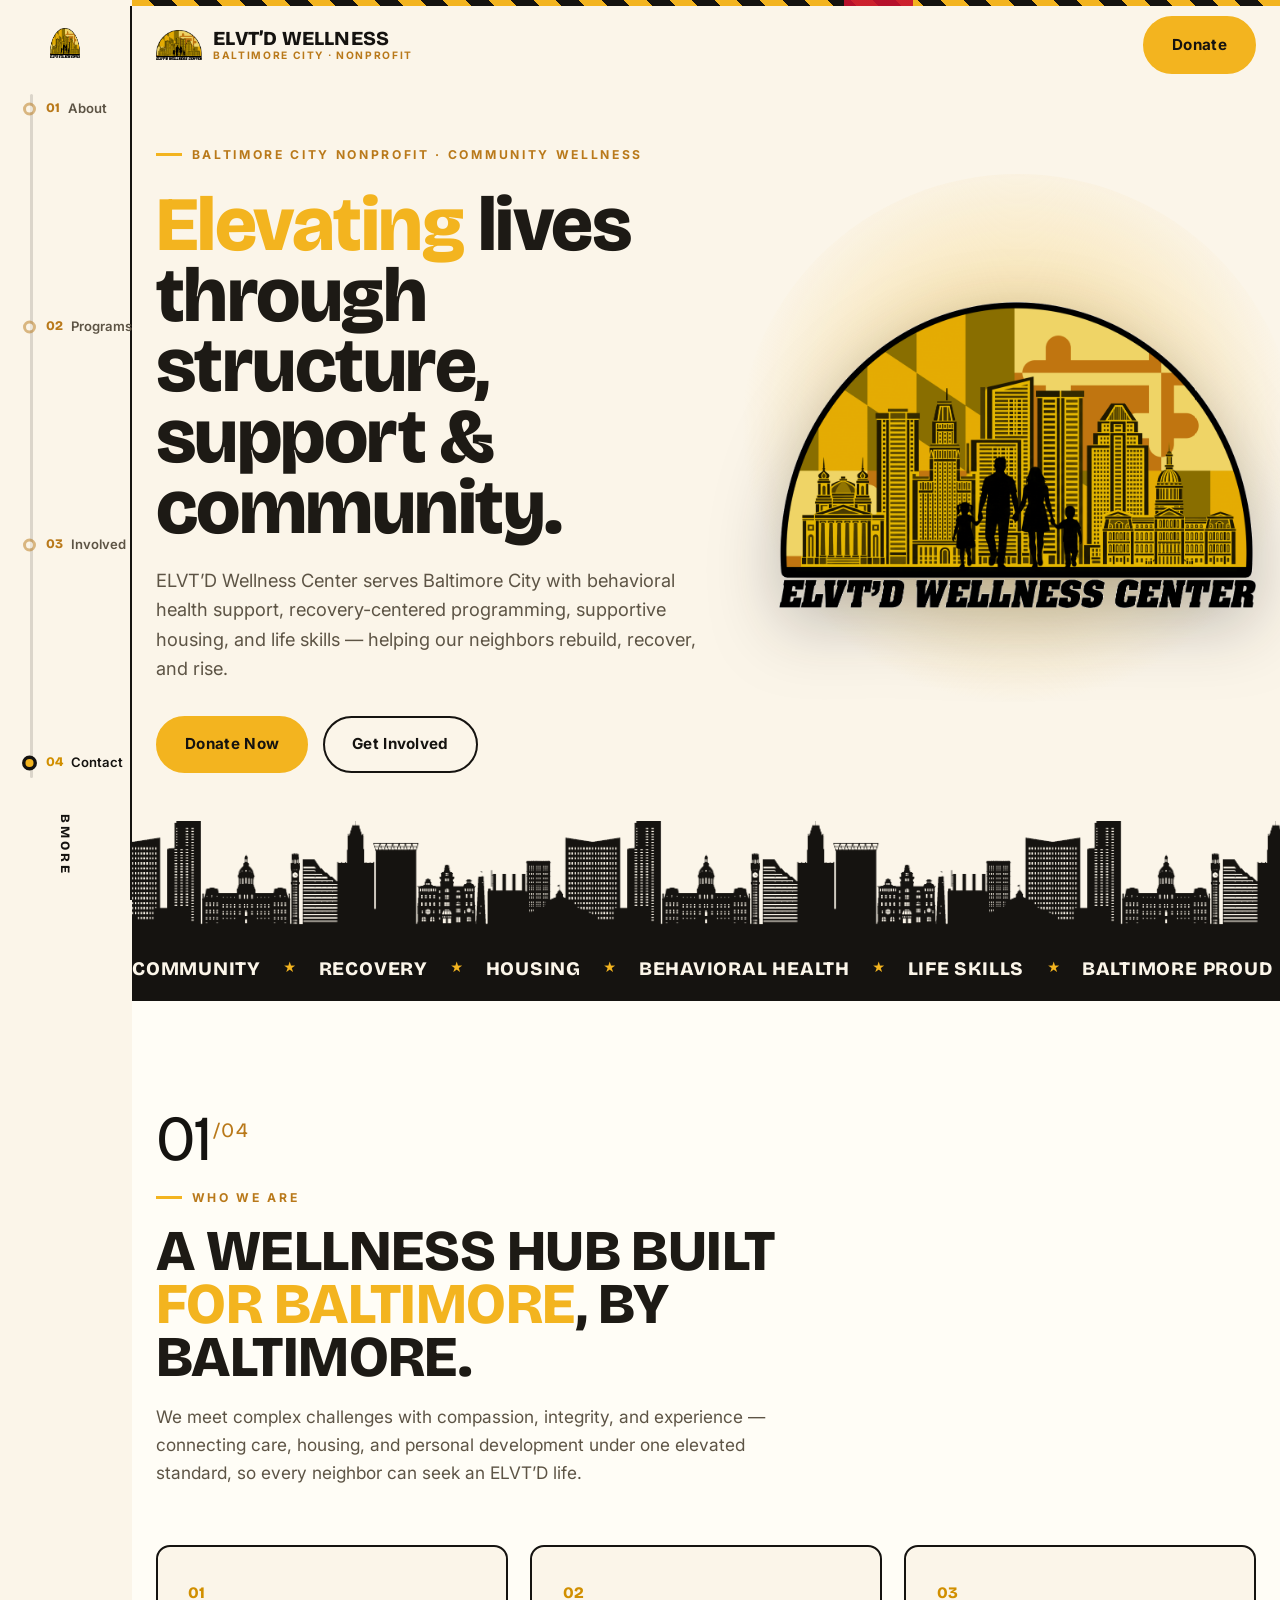
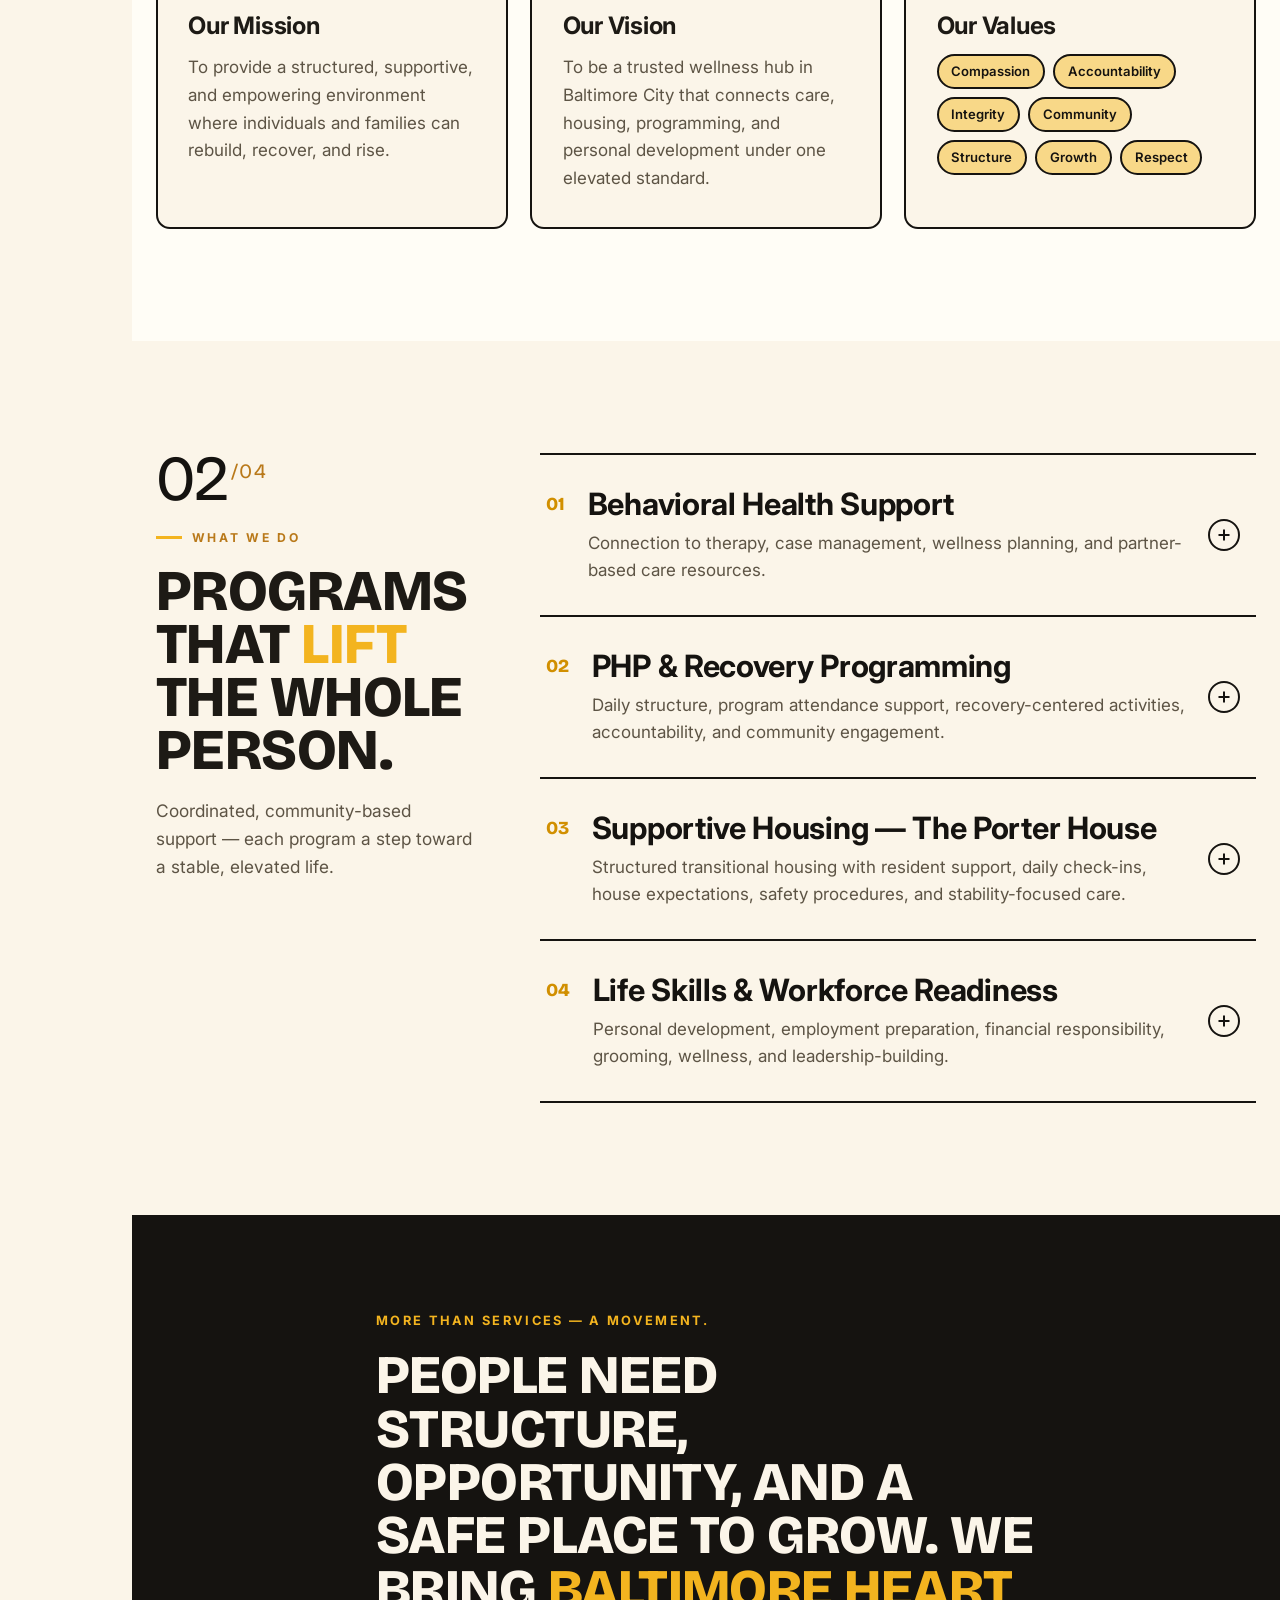
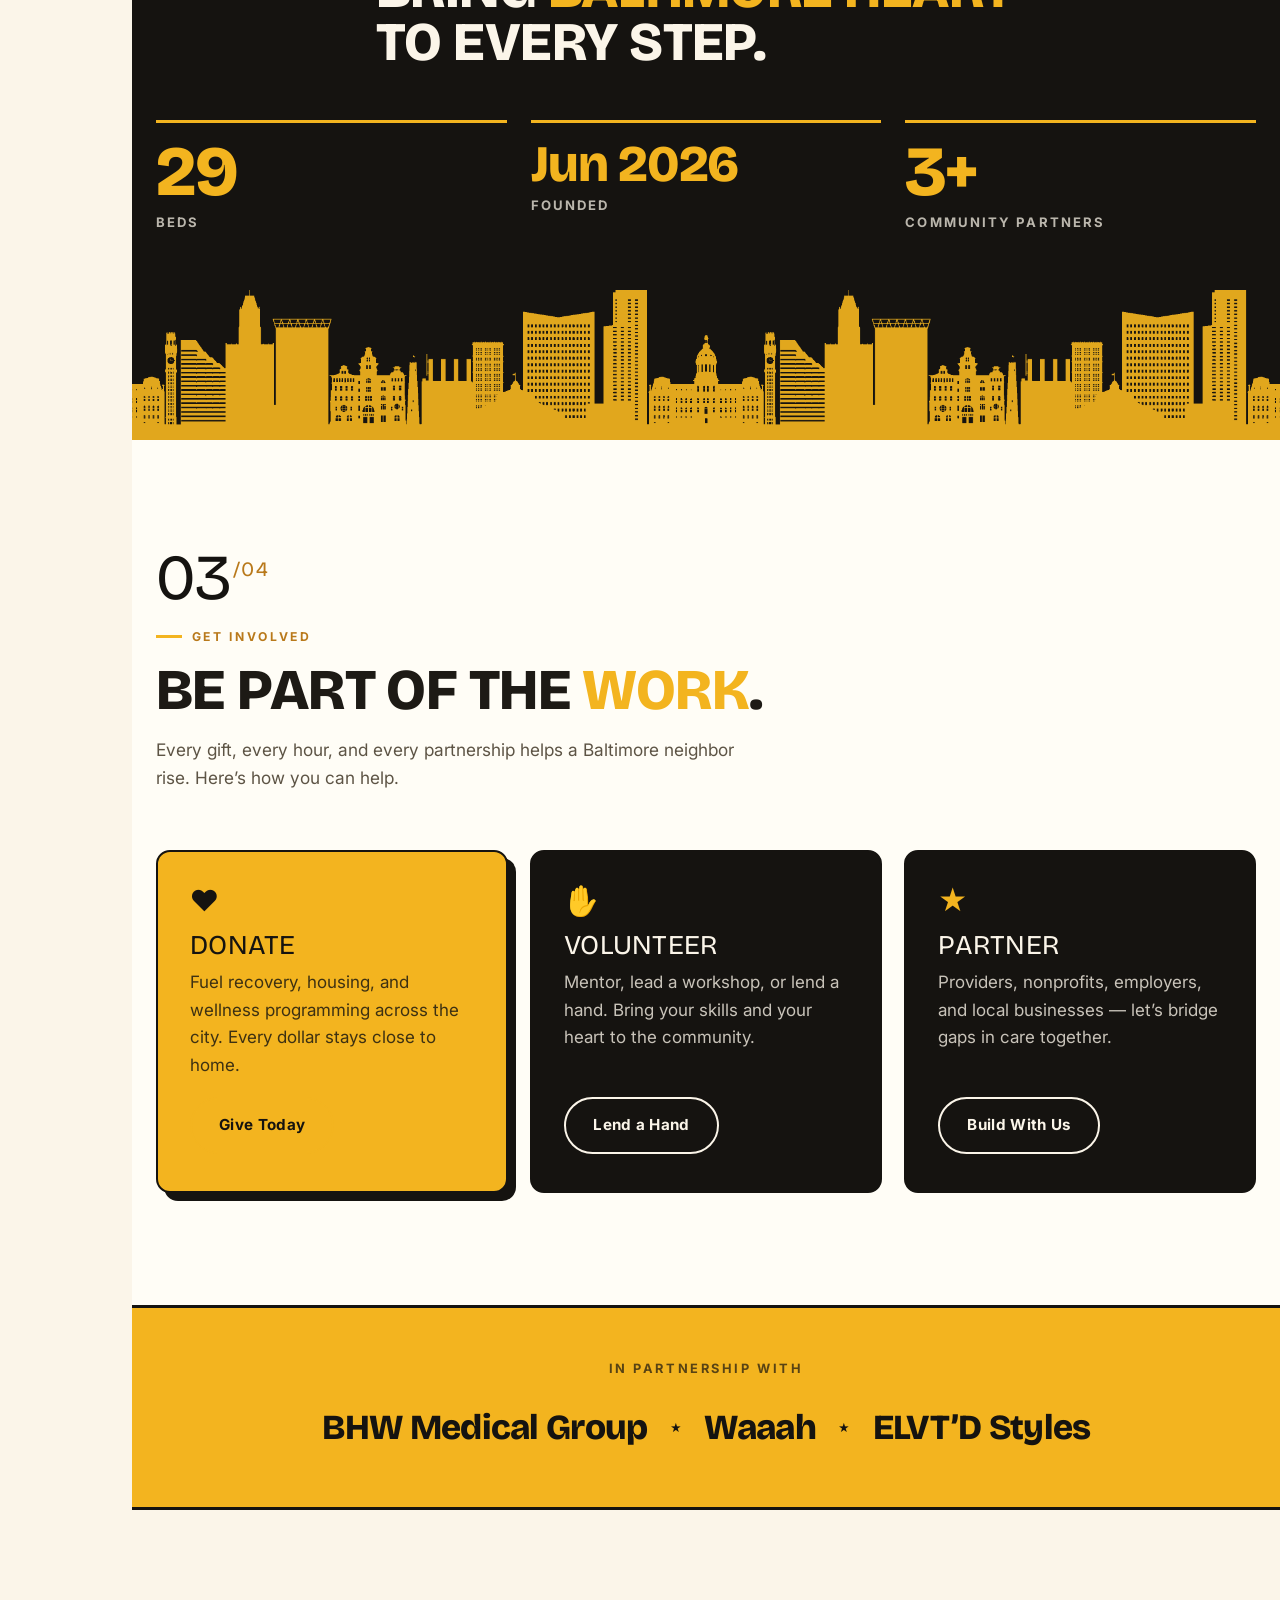
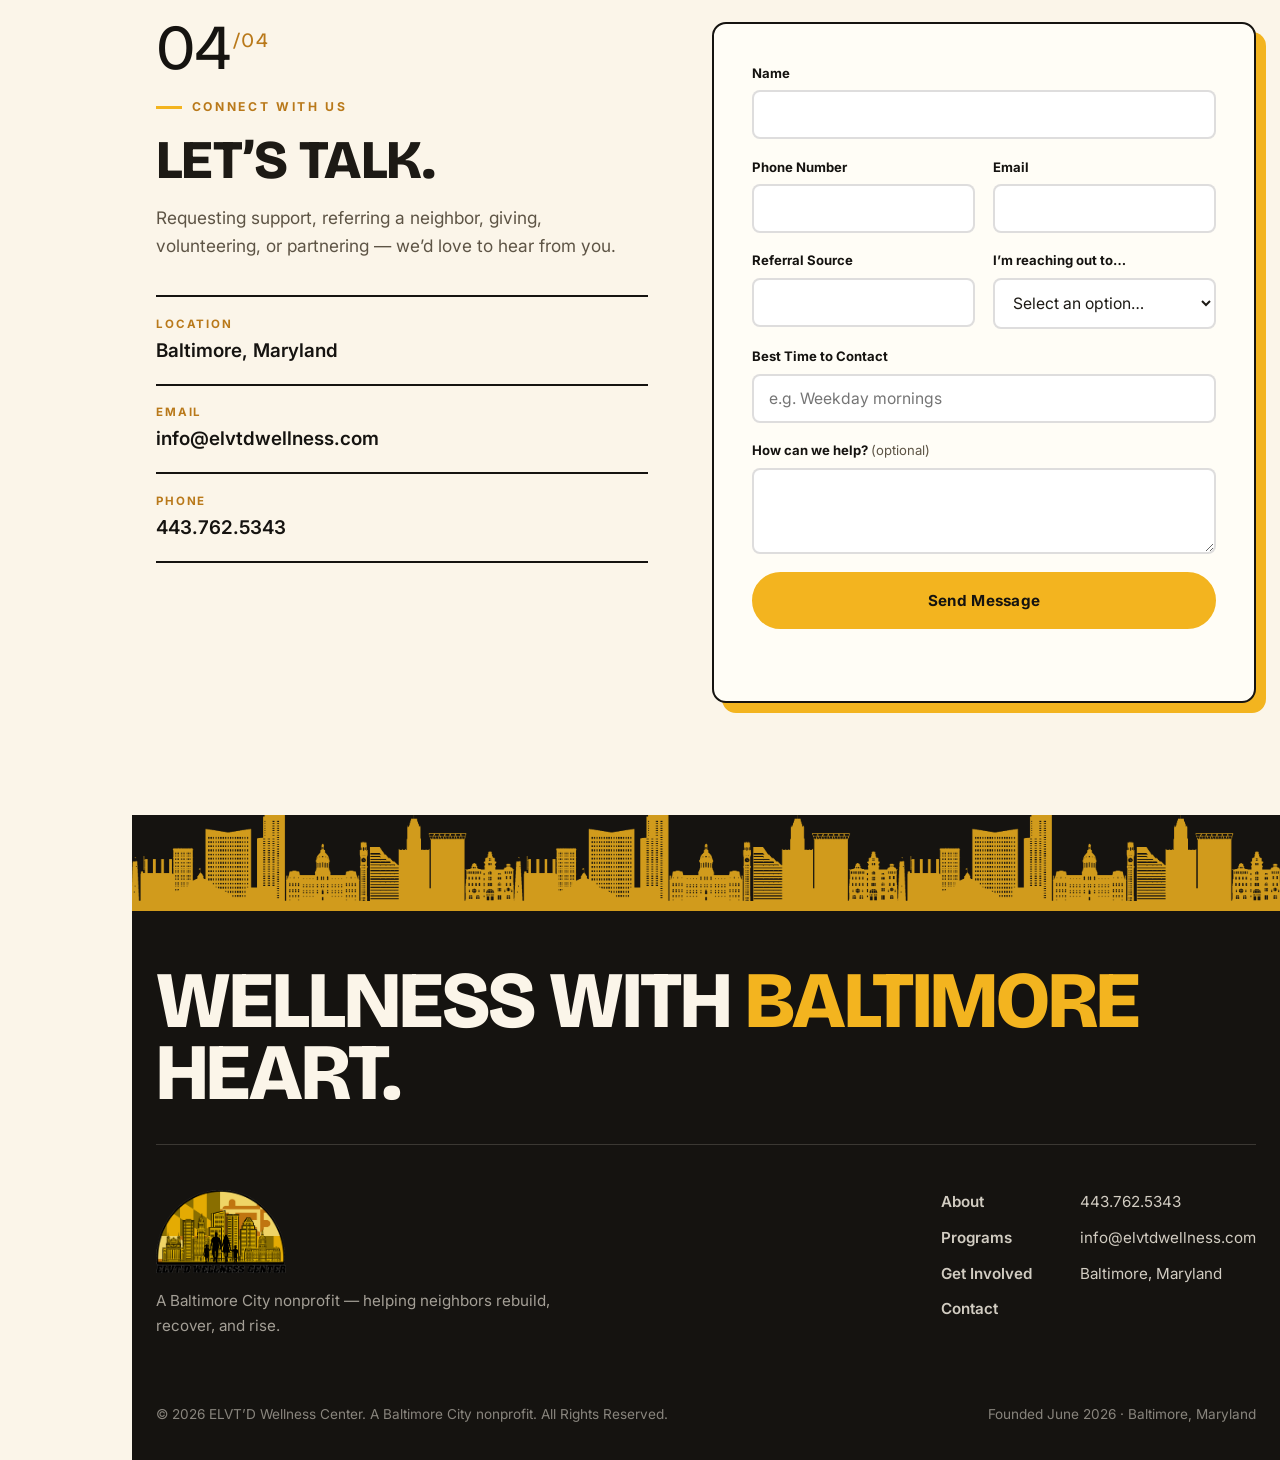
<file: index.html>
<!DOCTYPE html>
<html lang="en">
<head>
  <meta charset="UTF-8" />
  <meta name="viewport" content="width=device-width, initial-scale=1.0" />
  <title>ELVT&rsquo;D Wellness Center &middot; Wellness with Baltimore Heart</title>
  <meta name="description" content="ELVT'D Wellness Center is a Baltimore City nonprofit delivering behavioral health support, recovery programming, supportive housing, and life skills — wellness with Baltimore heart." />
  <meta name="theme-color" content="#151310" />

  <meta property="og:title" content="ELVT'D Wellness Center" />
  <meta property="og:description" content="Wellness with Baltimore Heart. A nonprofit serving Baltimore City with behavioral health, recovery, housing, and community wellness." />
  <meta property="og:type" content="website" />
  <meta property="og:image" content="assets/logo.png" />

  <link rel="preconnect" href="https://fonts.googleapis.com" />
  <link rel="preconnect" href="https://fonts.gstatic.com" crossorigin />
  <link href="https://fonts.googleapis.com/css2?family=Bricolage+Grotesque:opsz,wght@12..96,600;12..96,700;12..96,800&family=Inter:wght@400;500;600;700&display=swap" rel="stylesheet" />

  <link rel="icon" href="data:image/svg+xml,%3Csvg xmlns='http://www.w3.org/2000/svg' viewBox='0 0 32 32'%3E%3Crect width='32' height='32' rx='6' fill='%23151310'/%3E%3Cpath d='M9 23V9h6a4 4 0 010 8H9' fill='none' stroke='%23f3b41f' stroke-width='2.6' stroke-linecap='round' stroke-linejoin='round'/%3E%3C/svg%3E" />
  <link rel="stylesheet" href="css/styles.css" />
</head>
<body>
  <a class="skip-link" href="#main">Skip to content</a>
  <div class="flag-strip" aria-hidden="true"></div>

  <!-- ============ HEADER ============ -->
  <header class="site-header" id="siteHeader">
    <div class="wrap header-inner">
      <a class="brand" href="#top" aria-label="ELVT'D Wellness Center home">
        <img class="brand-badge" src="assets/logo.png" width="46" height="46" alt="" />
        <span class="brand-text">
          <span class="brand-name">ELVT&rsquo;D Wellness</span>
          <span class="brand-sub">Baltimore City &middot; Nonprofit</span>
        </span>
      </a>

      <nav class="nav" aria-label="Primary">
        <a href="#about">About</a>
        <a href="#programs">Programs</a>
        <a href="#involved">Get Involved</a>
        <a href="#contact">Contact</a>
      </nav>

      <a class="btn btn-donate nav-cta" href="#involved">Donate</a>

      <button class="nav-toggle" id="navToggle" aria-label="Open menu" aria-expanded="false" aria-controls="mobileNav">
        <span></span><span></span><span></span>
      </button>
    </div>
    <div class="mobile-nav" id="mobileNav" hidden>
      <a href="#about">About</a>
      <a href="#programs">Programs</a>
      <a href="#involved">Get Involved</a>
      <a href="#contact">Contact</a>
      <a class="btn btn-donate" href="#involved">Donate</a>
    </div>
  </header>

  <!-- ============ ELEVATION RAIL ============ -->
  <aside class="elev-rail" id="elevRail">
    <a class="rail-home" href="#top" aria-label="Back to top">
      <img src="assets/logo.png" width="30" height="30" alt="" />
    </a>
    <div class="rail-track">
      <span class="rail-line" aria-hidden="true"></span>
      <span class="rail-progress" id="railProgress" aria-hidden="true"></span>
      <nav class="rail-nav" aria-label="Sections">
        <a class="rail-station" href="#about"><span class="rs-dot" aria-hidden="true"></span><span class="rs-num">01</span><span class="rs-label">About</span></a>
        <a class="rail-station" href="#programs"><span class="rs-dot" aria-hidden="true"></span><span class="rs-num">02</span><span class="rs-label">Programs</span></a>
        <a class="rail-station" href="#involved"><span class="rs-dot" aria-hidden="true"></span><span class="rs-num">03</span><span class="rs-label">Involved</span></a>
        <a class="rail-station" href="#contact"><span class="rs-dot" aria-hidden="true"></span><span class="rs-num">04</span><span class="rs-label">Contact</span></a>
      </nav>
    </div>
    <span class="rail-foot" aria-hidden="true">BMORE</span>
  </aside>

  <main id="main">
    <span id="top"></span>

    <!-- ============ HERO ============ -->
    <section class="hero">
      <div class="wrap hero-inner">
        <div class="hero-copy">
          <p class="eyebrow reveal">Baltimore City Nonprofit &middot; Community Wellness</p>
          <h1 class="reveal"><span class="gold">Elevating</span> lives through structure, support &amp; community.</h1>
          <p class="lede reveal">ELVT&rsquo;D Wellness Center serves Baltimore City with behavioral health support, recovery-centered programming, supportive housing, and life skills &mdash; helping our neighbors rebuild, recover, and rise.</p>
          <div class="hero-actions reveal">
            <a class="btn btn-donate" href="#involved">Donate Now</a>
            <a class="btn btn-outline" href="#involved">Get Involved</a>
          </div>
        </div>

        <div class="hero-art reveal">
          <span class="hero-burst" aria-hidden="true"></span>
          <img class="hero-badge" src="assets/logo.png" alt="ELVT'D Wellness Center — a Baltimore skyline badge with a family walking together" />
        </div>
      </div>

      <div class="skyline-band" aria-hidden="true"><span class="skyline"></span></div>

      <div class="marquee" aria-hidden="true">
        <div class="marquee-track">
          <span>Community</span><i>&starf;</i><span>Recovery</span><i>&starf;</i><span>Housing</span><i>&starf;</i><span>Behavioral Health</span><i>&starf;</i><span>Life Skills</span><i>&starf;</i><span>Baltimore Proud</span><i>&starf;</i>
          <span>Community</span><i>&starf;</i><span>Recovery</span><i>&starf;</i><span>Housing</span><i>&starf;</i><span>Behavioral Health</span><i>&starf;</i><span>Life Skills</span><i>&starf;</i><span>Baltimore Proud</span><i>&starf;</i>
        </div>
      </div>
    </section>

    <!-- ============ ABOUT ============ -->
    <section class="section about" id="about">
      <div class="wrap">
        <div class="section-head reveal">
          <span class="head-index" aria-hidden="true">01<i>/04</i></span>
          <p class="eyebrow">Who We Are</p>
          <h2>A wellness hub built <span class="gold">for Baltimore</span>, by Baltimore.</h2>
          <p class="section-intro">We meet complex challenges with compassion, integrity, and experience &mdash; connecting care, housing, and personal development under one elevated standard, so every neighbor can seek an ELVT&rsquo;D life.</p>
        </div>

        <div class="pillars">
          <article class="pillar reveal">
            <span class="pillar-index">01</span>
            <h3>Our Mission</h3>
            <p>To provide a structured, supportive, and empowering environment where individuals and families can rebuild, recover, and rise.</p>
          </article>
          <article class="pillar reveal">
            <span class="pillar-index">02</span>
            <h3>Our Vision</h3>
            <p>To be a trusted wellness hub in Baltimore City that connects care, housing, programming, and personal development under one elevated standard.</p>
          </article>
          <article class="pillar reveal">
            <span class="pillar-index">03</span>
            <h3>Our Values</h3>
            <ul class="value-chips">
              <li>Compassion</li><li>Accountability</li><li>Integrity</li><li>Community</li><li>Structure</li><li>Growth</li><li>Respect</li>
            </ul>
          </article>
        </div>
      </div>
    </section>

    <!-- ============ PROGRAMS ============ -->
    <section class="section programs" id="programs">
      <div class="wrap services-wrap">
        <div class="section-head services-head reveal">
          <span class="head-index" aria-hidden="true">02<i>/04</i></span>
          <p class="eyebrow">What We Do</p>
          <h2>Programs that <span class="gold">lift</span> the whole person.</h2>
          <p class="section-intro">Coordinated, community-based support &mdash; each program a step toward a stable, elevated life.</p>
        </div>

        <ol class="ledger">
          <li class="ledger-row reveal">
            <span class="ledger-num">01</span>
            <div class="ledger-body">
              <h3>Behavioral Health Support</h3>
              <p>Connection to therapy, case management, wellness planning, and partner-based care resources.</p>
            </div>
            <span class="ledger-mark" aria-hidden="true"></span>
          </li>
          <li class="ledger-row reveal">
            <span class="ledger-num">02</span>
            <div class="ledger-body">
              <h3>PHP &amp; Recovery Programming</h3>
              <p>Daily structure, program attendance support, recovery-centered activities, accountability, and community engagement.</p>
            </div>
            <span class="ledger-mark" aria-hidden="true"></span>
          </li>
          <li class="ledger-row reveal">
            <span class="ledger-num">03</span>
            <div class="ledger-body">
              <h3>Supportive Housing &mdash; The Porter House</h3>
              <p>Structured transitional housing with resident support, daily check-ins, house expectations, safety procedures, and stability-focused care.</p>
            </div>
            <span class="ledger-mark" aria-hidden="true"></span>
          </li>
          <li class="ledger-row reveal">
            <span class="ledger-num">04</span>
            <div class="ledger-body">
              <h3>Life Skills &amp; Workforce Readiness</h3>
              <p>Personal development, employment preparation, financial responsibility, grooming, wellness, and leadership-building.</p>
            </div>
            <span class="ledger-mark" aria-hidden="true"></span>
          </li>
        </ol>
      </div>
    </section>

    <!-- ============ IMPACT BAND ============ -->
    <section class="impact" aria-label="Our promise">
      <div class="wrap impact-inner">
        <p class="impact-eyebrow reveal">More than services &mdash; a movement.</p>
        <p class="impact-line reveal">People need structure, opportunity, and a safe place to grow. We bring <span class="gold">Baltimore heart</span> to every step.</p>
      </div>
      <div class="wrap">
        <div class="stats reveal">
          <div class="stat">
            <span class="stat-num" data-count="30">0</span>
            <span class="stat-label">Beds</span>
          </div>
          <div class="stat">
            <span class="stat-num stat-text">Jun 2026</span>
            <span class="stat-label">Founded</span>
          </div>
          <div class="stat">
            <span class="stat-num" data-count="3" data-suffix="+">0</span>
            <span class="stat-label">Community Partners</span>
          </div>
        </div>
      </div>
      <div class="skyline-band gold-sky" aria-hidden="true"><span class="skyline"></span></div>
    </section>

    <!-- ============ GET INVOLVED ============ -->
    <section class="section involved" id="involved">
      <div class="wrap">
        <div class="section-head reveal">
          <span class="head-index" aria-hidden="true">03<i>/04</i></span>
          <p class="eyebrow">Get Involved</p>
          <h2>Be part of the <span class="gold">work</span>.</h2>
          <p class="section-intro">Every gift, every hour, and every partnership helps a Baltimore neighbor rise. Here&rsquo;s how you can help.</p>
        </div>

        <div class="involve-grid">
          <article class="involve-card featured reveal">
            <span class="involve-icon" aria-hidden="true">&#9829;</span>
            <h3>Donate</h3>
            <p>Fuel recovery, housing, and wellness programming across the city. Every dollar stays close to home.</p>
            <a class="btn btn-donate" href="#contact">Give Today</a>
          </article>
          <article class="involve-card reveal">
            <span class="involve-icon" aria-hidden="true">&#9995;</span>
            <h3>Volunteer</h3>
            <p>Mentor, lead a workshop, or lend a hand. Bring your skills and your heart to the community.</p>
            <a class="btn btn-outline" href="#contact">Lend a Hand</a>
          </article>
          <article class="involve-card reveal">
            <span class="involve-icon" aria-hidden="true">&#9733;</span>
            <h3>Partner</h3>
            <p>Providers, nonprofits, employers, and local businesses &mdash; let&rsquo;s bridge gaps in care together.</p>
            <a class="btn btn-outline" href="#contact">Build With Us</a>
          </article>
        </div>
      </div>
    </section>

    <!-- ============ PARTNERS ============ -->
    <section class="partners" aria-label="Community partners">
      <div class="wrap partners-inner">
        <p class="partners-kicker reveal">In partnership with</p>
        <div class="partners-list reveal">
          <span class="partner">BHW Medical Group</span>
          <span class="partner-dot" aria-hidden="true">&starf;</span>
          <span class="partner">Waaah</span>
          <span class="partner-dot" aria-hidden="true">&starf;</span>
          <span class="partner">ELVT&rsquo;D Styles</span>
        </div>
      </div>
    </section>

    <!-- ============ CONTACT ============ -->
    <section class="section contact" id="contact">
      <div class="wrap contact-grid">
        <div class="contact-copy reveal">
          <span class="head-index" aria-hidden="true">04<i>/04</i></span>
          <p class="eyebrow">Connect With Us</p>
          <h2>Let&rsquo;s talk.</h2>
          <p class="section-intro">Requesting support, referring a neighbor, giving, volunteering, or partnering &mdash; we&rsquo;d love to hear from you.</p>

          <ul class="contact-details">
            <li>
              <span class="c-label">Location</span>
              <span class="c-value">Baltimore, Maryland</span>
            </li>
            <li>
              <span class="c-label">Email</span>
              <a class="c-value" href="mailto:info@elvtdwellness.com">info@elvtdwellness.com</a>
            </li>
            <li>
              <span class="c-label">Phone</span>
              <a class="c-value" href="tel:+14437625343">443.762.5343</a>
            </li>
          </ul>
        </div>

        <form class="contact-form reveal" id="contactForm" novalidate>
          <div class="field">
            <label for="name">Name</label>
            <input id="name" name="name" type="text" autocomplete="name" required />
          </div>
          <div class="field-row">
            <div class="field">
              <label for="phone">Phone Number</label>
              <input id="phone" name="phone" type="tel" autocomplete="tel" required />
            </div>
            <div class="field">
              <label for="email">Email</label>
              <input id="email" name="email" type="email" autocomplete="email" required />
            </div>
          </div>
          <div class="field-row">
            <div class="field">
              <label for="referral">Referral Source</label>
              <input id="referral" name="referral" type="text" />
            </div>
            <div class="field">
              <label for="reason">I&rsquo;m reaching out to&hellip;</label>
              <select id="reason" name="reason">
                <option value="" selected>Select an option&hellip;</option>
                <option>Request support / services</option>
                <option>Refer a neighbor</option>
                <option>Donate</option>
                <option>Volunteer</option>
                <option>Partner with ELVT&rsquo;D</option>
                <option>Other</option>
              </select>
            </div>
          </div>
          <div class="field">
            <label for="besttime">Best Time to Contact</label>
            <input id="besttime" name="besttime" type="text" placeholder="e.g. Weekday mornings" />
          </div>
          <div class="field">
            <label for="message">How can we help? <span class="opt">(optional)</span></label>
            <textarea id="message" name="message" rows="3"></textarea>
          </div>
          <button class="btn btn-donate btn-block" type="submit">Send Message</button>
          <p class="form-note" id="formNote" role="status" aria-live="polite"></p>
        </form>
      </div>
    </section>
  </main>

  <!-- ============ FOOTER ============ -->
  <footer class="site-footer">
    <div class="skyline-band gold-sky footer-sky" aria-hidden="true"><span class="skyline"></span></div>
    <div class="wrap footer-tagline">
      <p>Wellness with <span class="gold">Baltimore</span> Heart.</p>
    </div>
    <div class="wrap footer-inner">
      <div class="footer-brand">
        <img src="assets/logo.png" width="120" height="auto" alt="ELVT'D Wellness Center" class="footer-logo" />
        <p>A Baltimore City nonprofit &mdash; helping neighbors rebuild, recover, and rise.</p>
      </div>
      <div class="footer-cols">
        <nav class="footer-nav" aria-label="Footer">
          <a href="#about">About</a>
          <a href="#programs">Programs</a>
          <a href="#involved">Get Involved</a>
          <a href="#contact">Contact</a>
        </nav>
        <address class="footer-contact">
          <a href="tel:+14437625343">443.762.5343</a>
          <a href="mailto:info@elvtdwellness.com">info@elvtdwellness.com</a>
          <span>Baltimore, Maryland</span>
        </address>
      </div>
    </div>
    <div class="wrap footer-base">
      <p>&copy; <span id="year">2026</span> ELVT&rsquo;D Wellness Center. A Baltimore City nonprofit. All Rights Reserved.</p>
      <p>Founded June 2026 &middot; Baltimore, Maryland</p>
    </div>
  </footer>

  <script src="js/main.js"></script>
</body>
</html>
</file>
<file: css/styles.css>
/* ============================================================
   ELVT'D Wellness Center — Wellness with Baltimore Heart
   Bold Baltimore: black + Maryland gold + cream, big personality
   ============================================================ */

:root {
  --black:     #151310;
  --black-2:   #201d18;
  --ink:       #1d1a15;
  --ink-soft:  #5d5445;
  --gold:      #f3b41f;
  --gold-deep: #d18f00;
  --gold-soft: #f8d888;
  --amber:     #b9791a;
  --red:       #c8102e;
  --cream:     #fbf5e9;
  --cream-2:   #fffdf6;
  --white:     #ffffff;
  --line:      rgba(21, 19, 16, 0.14);

  --bg: var(--cream);
  --fg: var(--ink);

  --font-display: "Bricolage Grotesque", "Arial Black", sans-serif;
  --font-sans: "Inter", -apple-system, BlinkMacSystemFont, "Segoe UI", Roboto, sans-serif;

  --wrap: 1160px;
  --rail-w: 0px;
  --radius: 14px;
  --shadow: 0 26px 60px -30px rgba(21, 19, 16, 0.5);
  --ease: cubic-bezier(0.22, 1, 0.36, 1);
}

*, *::before, *::after { box-sizing: border-box; }
html { scroll-behavior: smooth; -webkit-text-size-adjust: 100%; }
@media (prefers-reduced-motion: reduce) { html { scroll-behavior: auto; } }

body {
  margin: 0;
  font-family: var(--font-sans);
  color: var(--fg);
  background: var(--bg);
  line-height: 1.62;
  font-size: 17px;
  -webkit-font-smoothing: antialiased;
  text-rendering: optimizeLegibility;
  overflow-x: hidden;
  padding-left: var(--rail-w);
}
section[id] { scroll-margin-top: 96px; }

h1, h2 { font-family: var(--font-display); font-weight: 800; line-height: 0.92; letter-spacing: -0.02em; margin: 0; }
h2 { text-transform: uppercase; letter-spacing: -0.01em; }
h3 { font-family: var(--font-sans); font-weight: 700; line-height: 1.15; margin: 0; letter-spacing: -0.01em; }
/* elements that borrow the display face need a heavy weight loaded */
.head-index, .brand-name, .rs-num, .rail-foot, .marquee-track span,
.pillar-index, .ledger-num, .impact-line, .involve-card h3, .stat-num { font-weight: 800; }
p { margin: 0; }
a { color: inherit; text-decoration: none; }
img, svg { display: block; max-width: 100%; }
.gold { color: var(--gold); }

.wrap { width: min(var(--wrap), 100% - 3rem); margin-inline: auto; }

.skip-link { position: absolute; left: -9999px; top: 0; z-index: 200; background: var(--black); color: var(--gold); padding: 0.7rem 1.2rem; border-radius: 0 0 8px 0; }
.skip-link:focus { left: 0; }

/* Maryland-flag-inspired accent strip */
.flag-strip {
  height: 6px;
  background:
    repeating-linear-gradient(45deg, var(--gold) 0 16px, var(--black) 16px 32px);
  position: relative;
}
.flag-strip::after {
  content: ""; position: absolute; inset: 0;
  background: linear-gradient(90deg, transparent 0 62%, var(--red) 62% 68%, transparent 68%);
  opacity: 0.9;
}

/* ---------- Buttons ---------- */
.btn {
  display: inline-flex; align-items: center; justify-content: center; gap: 0.5rem;
  font-family: var(--font-sans); font-weight: 700; font-size: 0.95rem; letter-spacing: 0.02em;
  padding: 0.9rem 1.7rem; border-radius: 999px; cursor: pointer;
  border: 2px solid var(--black); background: var(--black); color: var(--cream-2);
  transition: transform 0.3s var(--ease), background 0.3s var(--ease), color 0.3s var(--ease), box-shadow 0.3s var(--ease);
}
.btn:hover { transform: translateY(-2px); box-shadow: 0 14px 30px -14px rgba(21,19,16,0.6); }
.btn:focus-visible { outline: 3px solid var(--gold); outline-offset: 3px; }
.btn-donate { background: var(--gold); border-color: var(--gold); color: var(--black); }
.btn-donate:hover { background: var(--gold-deep); border-color: var(--gold-deep); }
.btn-outline { background: transparent; color: var(--black); border-color: var(--black); }
.btn-outline:hover { background: var(--black); color: var(--gold); }
.btn-block { width: 100%; padding: 1.05rem; }

/* ---------- Eyebrow ---------- */
.eyebrow {
  font-family: var(--font-sans); font-weight: 700;
  font-size: 0.76rem; letter-spacing: 0.22em; text-transform: uppercase;
  color: var(--amber); margin-bottom: 1.1rem; display: inline-flex; align-items: center; gap: 0.6rem;
}
.eyebrow::before { content: ""; width: 26px; height: 3px; background: var(--gold); display: inline-block; }

/* ---------- Skyline motif (masked, recolorable) ---------- */
.skyline-band { line-height: 0; }
.skyline {
  display: block; width: 100%; height: clamp(64px, 9vw, 120px);
  background: var(--black);
  -webkit-mask: url("[data-uri]") repeat-x bottom / auto 100%;
  mask: url("[data-uri]") repeat-x bottom / auto 100%;
}
.gold-sky .skyline { background: var(--gold); }

/* ---------- Editorial section index ---------- */
.head-index {
  display: block; font-family: var(--font-display); font-weight: 400;
  font-size: clamp(2.6rem, 5.5vw, 4rem); line-height: 0.8; color: var(--black); margin-bottom: 1rem;
}
.head-index i { font-style: normal; font-size: 0.32em; color: var(--amber); letter-spacing: 0.05em; vertical-align: super; margin-left: 0.12em; }

/* ============ ELEVATION RAIL ============ */
.elev-rail { display: none; }
@media (min-width: 1160px) {
  :root { --rail-w: 132px; }
  .site-header .nav { display: none; }
  .elev-rail {
    position: fixed; left: 0; top: 6px; z-index: 90;
    width: var(--rail-w); height: calc(100vh - 6px);
    display: flex; flex-direction: column; align-items: center; padding: 22px 0 24px;
    background: var(--cream); border-right: 2px solid var(--black);
  }
  .rail-home { display: inline-flex; transition: transform 0.3s var(--ease); }
  .rail-home:hover { transform: translateY(-2px); }
  .rail-home:focus-visible { outline: 3px solid var(--gold); outline-offset: 3px; border-radius: 8px; }
  .rail-track { position: relative; flex: 1 1 auto; width: 100%; margin: 30px 0; }
  .rail-line, .rail-progress { position: absolute; left: 30px; width: 3px; border-radius: 3px; top: 6px; }
  .rail-line { bottom: 6px; background: var(--line); }
  .rail-progress { height: 0; background: var(--gold); transition: height 0.12s linear; }
  .rail-nav { position: absolute; inset: 0; display: flex; flex-direction: column; justify-content: space-between; padding: 4px 0; }
  .rail-station { position: relative; display: flex; align-items: center; padding: 6px 0 6px 46px; color: var(--ink-soft); transition: color 0.3s var(--ease), transform 0.3s var(--ease); }
  .rail-station:hover { color: var(--black); transform: translateX(2px); }
  .rail-station:focus-visible { outline: 3px solid var(--gold); outline-offset: 2px; border-radius: 6px; }
  .rs-dot { position: absolute; left: 23px; top: 50%; transform: translateY(-50%); width: 13px; height: 13px; border-radius: 50%; background: var(--cream); border: 3px solid var(--amber); opacity: 0.5; transition: all 0.3s var(--ease); }
  .rs-num { font-family: var(--font-display); font-size: 0.82rem; color: var(--amber); margin-right: 8px; }
  .rs-label { font-size: 0.82rem; font-weight: 600; }
  .rail-station.active { color: var(--black); }
  .rail-station.active .rs-dot { background: var(--gold); border-color: var(--black); opacity: 1; transform: translateY(-50%) scale(1.15); }
  .rail-station.active .rs-num { color: var(--gold-deep); }
  .rail-foot { writing-mode: vertical-rl; text-orientation: mixed; font-family: var(--font-display); font-size: 0.8rem; letter-spacing: 0.24em; color: var(--black); }
}
@media (prefers-reduced-motion: reduce) { .rail-progress { transition: none; } }

/* ============ HEADER ============ */
.site-header {
  position: sticky; top: 0; z-index: 100;
  background: rgba(251, 245, 233, 0.86); backdrop-filter: blur(14px); -webkit-backdrop-filter: blur(14px);
  border-bottom: 2px solid transparent; transition: border-color 0.4s var(--ease), background 0.4s var(--ease);
}
.site-header.scrolled { border-bottom-color: var(--black); background: rgba(251, 245, 233, 0.96); }
.header-inner { display: flex; align-items: center; gap: 1.5rem; height: 78px; }
.brand { display: inline-flex; align-items: center; gap: 0.7rem; margin-right: auto; }
.brand-badge { width: 46px; height: 46px; object-fit: contain; }
.brand-text { display: flex; flex-direction: column; line-height: 1.05; }
.brand-name { font-family: var(--font-display); font-size: 1.24rem; letter-spacing: 0.01em; text-transform: uppercase; color: var(--black); }
.brand-sub { font-size: 0.64rem; letter-spacing: 0.16em; text-transform: uppercase; color: var(--amber); font-weight: 700; }
.nav { display: flex; gap: 2rem; }
.nav a { font-size: 0.92rem; font-weight: 600; color: var(--ink-soft); position: relative; padding: 0.25rem 0; transition: color 0.3s var(--ease); }
.nav a::after { content: ""; position: absolute; left: 0; bottom: -2px; width: 100%; height: 3px; background: var(--gold); transform: scaleX(0); transform-origin: left; transition: transform 0.35s var(--ease); }
.nav a:hover { color: var(--black); }
.nav a:hover::after { transform: scaleX(1); }
.nav-toggle { display: none; }
.mobile-nav { display: none; }

/* ============ HERO ============ */
.hero { position: relative; padding-top: clamp(2rem, 4vw, 3.5rem); }
.hero-inner { display: grid; grid-template-columns: 1.08fr 0.92fr; gap: clamp(2rem, 5vw, 4rem); align-items: center; padding-bottom: clamp(2rem, 4vw, 3rem); }
.hero h1 { font-size: clamp(2.6rem, 6vw, 4.9rem); margin: 0.5rem 0 1.4rem; max-width: 16ch; }
.hero .lede { font-size: 1.14rem; color: var(--ink-soft); max-width: 52ch; }
.hero-actions { display: flex; flex-wrap: wrap; gap: 0.9rem; margin-top: 2rem; }

.hero-art { position: relative; display: flex; align-items: center; justify-content: center; }
.hero-burst {
  position: absolute; width: 118%; aspect-ratio: 1; border-radius: 50%;
  background: radial-gradient(circle at 50% 45%, var(--gold-soft) 0%, rgba(248,216,136,0.35) 42%, transparent 66%);
  z-index: 0; will-change: transform;
}
.hero-badge { position: relative; z-index: 1; width: 100%; max-width: 520px; filter: drop-shadow(0 20px 34px rgba(21,19,16,0.28)); will-change: transform; }

/* skyline strip under hero */
.skyline-band { position: relative; }

/* marquee */
.marquee { border-top: 3px solid var(--black); border-bottom: 3px solid var(--black); overflow: hidden; padding: 0.85rem 0; background: var(--black); }
.marquee-track { display: inline-flex; align-items: center; gap: 1.4rem; white-space: nowrap; animation: marquee 32s linear infinite; will-change: transform; }
.marquee-track span { font-family: var(--font-display); font-size: 1.2rem; letter-spacing: 0.04em; text-transform: uppercase; color: var(--cream); }
.marquee-track i { color: var(--gold); font-style: normal; font-size: 0.8rem; }
@keyframes marquee { to { transform: translateX(-50%); } }
@media (prefers-reduced-motion: reduce) { .marquee-track { animation: none; } }

/* ============ SECTIONS ============ */
.section { padding: clamp(4rem, 9vw, 7rem) 0; }
.section-head { max-width: 64ch; margin-bottom: clamp(2.4rem, 5vw, 3.6rem); }
.section-head h2 { font-size: clamp(2rem, 5vw, 3.6rem); }
.section-intro { margin-top: 1.2rem; color: var(--ink-soft); font-size: 1.08rem; max-width: 56ch; }

/* ---- About ---- */
.about { background: var(--cream-2); }
.pillars { display: grid; grid-template-columns: repeat(3, 1fr); gap: 1.4rem; }
.pillar { background: var(--cream); border: 2px solid var(--black); border-radius: var(--radius); padding: 2rem 1.9rem 2.2rem; position: relative; transition: transform 0.35s var(--ease), box-shadow 0.35s var(--ease); }
.pillar:hover { transform: translateY(-5px); box-shadow: 8px 8px 0 var(--gold); }
.pillar-index { font-family: var(--font-display); font-size: 1rem; color: var(--gold-deep); }
.pillar h3 { font-size: 1.5rem; margin: 0.4rem 0 0.9rem; }
.pillar p { color: var(--ink-soft); }
.value-chips { list-style: none; margin: 0.2rem 0 0; padding: 0; display: flex; flex-wrap: wrap; gap: 0.5rem; }
.value-chips li { font-size: 0.82rem; font-weight: 600; color: var(--black); background: var(--gold-soft); border: 2px solid var(--black); padding: 0.3rem 0.8rem; border-radius: 999px; }

/* ---- Programs — editorial ledger ---- */
.services-head { margin-bottom: 2.5rem; }
@media (min-width: 900px) {
  .services-wrap { display: grid; grid-template-columns: 320px 1fr; gap: clamp(2rem, 5vw, 4.5rem); align-items: start; }
  .services-head { position: sticky; top: 112px; margin-bottom: 0; }
}
.ledger { list-style: none; margin: 0; padding: 0; }
.ledger-row { position: relative; display: grid; grid-template-columns: auto 1fr auto; gap: 1.4rem; align-items: start; padding: 1.9rem 1rem 1.9rem 0.4rem; border-top: 2px solid var(--black); transition: padding-left 0.4s var(--ease), background 0.4s var(--ease); }
.ledger-row:last-child { border-bottom: 2px solid var(--black); }
.ledger-row::before { content: ""; position: absolute; left: 0; top: 0; bottom: 0; width: 0; background: var(--gold); transition: width 0.4s var(--ease); }
.ledger-row:hover { padding-left: 1.6rem; background: linear-gradient(90deg, var(--gold-soft), transparent 76%); }
.ledger-row:hover::before { width: 6px; }
.ledger-num { font-family: var(--font-display); font-size: 1.15rem; color: var(--gold-deep); padding-top: 0.3rem; }
.ledger-body h3 { font-size: clamp(1.4rem, 2.4vw, 1.95rem); margin-bottom: 0.55rem; color: var(--black); }
.ledger-body p { color: var(--ink-soft); max-width: 56ch; }
.ledger-mark { align-self: center; position: relative; width: 32px; height: 32px; border-radius: 50%; border: 2px solid var(--black); transition: transform 0.4s var(--ease), background 0.4s var(--ease); }
.ledger-mark::before, .ledger-mark::after { content: ""; position: absolute; left: 50%; top: 50%; background: var(--black); transition: background 0.4s var(--ease); }
.ledger-mark::before { width: 11px; height: 2px; transform: translate(-50%, -50%); }
.ledger-mark::after { width: 2px; height: 11px; transform: translate(-50%, -50%); }
.ledger-row:hover .ledger-mark { background: var(--gold); transform: rotate(90deg); }

/* ---- Impact band ---- */
.impact { background: var(--black); color: var(--cream); position: relative; padding: clamp(3.5rem, 8vw, 6rem) 0 0; overflow: hidden; }
.impact-inner { max-width: 60ch; }
.impact-eyebrow { font-family: var(--font-sans); font-weight: 700; letter-spacing: 0.18em; text-transform: uppercase; font-size: 0.8rem; color: var(--gold); margin-bottom: 1.1rem; }
.impact-line { font-family: var(--font-display); text-transform: uppercase; line-height: 0.98; font-size: clamp(1.9rem, 4.4vw, 3.4rem); letter-spacing: -0.01em; }
.impact .skyline-band { margin-top: clamp(2rem, 5vw, 3.5rem); }
.impact .skyline { height: clamp(80px, 12vw, 150px); opacity: 0.92; }

/* stats */
.stats { display: grid; grid-template-columns: repeat(3, 1fr); gap: 1.5rem; margin-top: clamp(2rem, 5vw, 3.2rem); }
.stat { border-top: 3px solid var(--gold); padding-top: 1.1rem; }
.stat-num { display: block; font-family: var(--font-display); font-size: clamp(2.6rem, 6vw, 4.4rem); line-height: 0.9; color: var(--gold); letter-spacing: -0.02em; }
.stat-num.stat-text { font-size: clamp(2rem, 4.4vw, 3.2rem); }
.stat-label { display: block; margin-top: 0.5rem; font-size: 0.82rem; font-weight: 700; letter-spacing: 0.16em; text-transform: uppercase; color: rgba(251,245,233,0.72); }

/* ---- Partners ---- */
.partners { background: var(--gold); color: var(--black); padding: clamp(2.2rem, 5vw, 3.2rem) 0; border-top: 3px solid var(--black); border-bottom: 3px solid var(--black); }
.partners-inner { display: flex; flex-wrap: wrap; align-items: center; gap: 1rem 1.6rem; justify-content: center; text-align: center; }
.partners-kicker { font-size: 0.8rem; font-weight: 700; letter-spacing: 0.2em; text-transform: uppercase; color: rgba(21,19,16,0.7); width: 100%; text-align: center; margin-bottom: 0.2rem; }
.partners-list { display: flex; flex-wrap: wrap; align-items: center; justify-content: center; gap: 0.8rem 1.4rem; }
.partner { font-family: var(--font-display); font-weight: 800; font-size: clamp(1.3rem, 3.4vw, 2.2rem); letter-spacing: -0.02em; color: var(--black); }
.partner-dot { color: var(--black); font-size: 0.7rem; }

/* ---- Get Involved ---- */
.involved { background: var(--cream-2); }
.involve-grid { display: grid; grid-template-columns: repeat(3, 1fr); gap: 1.4rem; }
.involve-card { background: var(--black); color: var(--cream); border-radius: var(--radius); padding: 2.2rem 2rem 2.3rem; display: flex; flex-direction: column; align-items: flex-start; gap: 0.5rem; border: 2px solid var(--black); transition: transform 0.35s var(--ease); }
.involve-card:hover { transform: translateY(-6px); }
.involve-card.featured { background: var(--gold); color: var(--black); border-color: var(--black); box-shadow: 8px 8px 0 var(--black); }
.involve-icon { font-size: 1.8rem; line-height: 1; color: var(--gold); margin-bottom: 0.4rem; }
.involve-card.featured .involve-icon { color: var(--black); }
.involve-card h3 { font-family: var(--font-display); font-weight: 400; text-transform: uppercase; font-size: 1.7rem; letter-spacing: 0.01em; }
.involve-card p { color: rgba(251,245,233,0.78); margin-bottom: 0.6rem; }
.involve-card.featured p { color: rgba(21,19,16,0.82); }
.involve-card .btn { margin-top: auto; }
.involve-card:not(.featured) .btn-donate { background: var(--gold); border-color: var(--gold); color: var(--black); }
.involve-card .btn-outline { color: var(--cream); border-color: var(--cream); }
.involve-card .btn-outline:hover { background: var(--cream); color: var(--black); }

/* ---- Contact ---- */
.contact { background: var(--cream); }
.contact-grid { display: grid; grid-template-columns: 0.95fr 1.05fr; gap: clamp(2rem, 5vw, 4.5rem); align-items: start; }
.contact-copy h2 { font-size: clamp(2rem, 5vw, 3.4rem); }
.contact-details { list-style: none; margin: 2.2rem 0 0; padding: 0; }
.contact-details li { display: flex; flex-direction: column; gap: 0.15rem; padding: 1.1rem 0; border-top: 2px solid var(--black); }
.contact-details li:last-child { border-bottom: 2px solid var(--black); }
.c-label { font-size: 0.72rem; letter-spacing: 0.16em; text-transform: uppercase; color: var(--amber); font-weight: 700; }
.c-value { font-size: 1.18rem; font-weight: 600; color: var(--black); }
a.c-value:hover { color: var(--gold-deep); }
.c-value.muted { color: var(--ink-soft); font-style: italic; font-size: 1rem; font-weight: 400; }

/* form */
.contact-form { background: var(--cream-2); border: 2px solid var(--black); border-radius: var(--radius); padding: clamp(1.6rem, 3vw, 2.4rem); box-shadow: 10px 10px 0 var(--gold); }
.field { margin-bottom: 1.1rem; display: flex; flex-direction: column; }
.field-row { display: grid; grid-template-columns: 1fr 1fr; gap: 1.1rem; }
.field label { font-size: 0.82rem; font-weight: 700; color: var(--black); margin-bottom: 0.4rem; }
.field label .opt { font-weight: 400; color: var(--ink-soft); }
.field input, .field select, .field textarea { font-family: var(--font-sans); font-size: 0.98rem; color: var(--ink); background: var(--white); border: 2px solid var(--line); border-radius: 8px; padding: 0.8rem 0.9rem; width: 100%; transition: border-color 0.25s var(--ease), box-shadow 0.25s var(--ease); }
.field textarea { resize: vertical; }
.field input:focus, .field select:focus, .field textarea:focus { outline: none; border-color: var(--gold-deep); box-shadow: 0 0 0 3px rgba(243,180,31,0.28); }
.field input:user-invalid, .field select:user-invalid { border-color: var(--red); }
.form-note { margin-top: 1rem; font-size: 0.92rem; color: var(--gold-deep); min-height: 1.2em; font-weight: 600; }
.form-note.success { color: #2f7d33; }

/* ============ FOOTER ============ */
.site-footer { background: var(--black); color: rgba(251,245,233,0.8); }
.footer-sky { line-height: 0; }
.footer-sky .skyline { height: clamp(56px, 8vw, 96px); opacity: 0.85; }
.footer-tagline { padding-top: clamp(2.4rem, 5vw, 3.4rem); }
.footer-tagline p { font-family: var(--font-display); font-weight: 800; text-transform: uppercase; font-size: clamp(2.2rem, 6.5vw, 5rem); line-height: 0.9; letter-spacing: -0.025em; color: var(--cream); }
.footer-inner { display: flex; flex-wrap: wrap; gap: 2rem 3rem; justify-content: space-between; align-items: start; padding: clamp(2rem, 4vw, 2.8rem) 0 2.4rem; border-top: 1px solid rgba(251,245,233,0.16); margin-top: clamp(1.5rem,3vw,2.2rem); }
.footer-brand { max-width: 40ch; }
.footer-logo { width: 130px; height: auto; margin-bottom: 1rem; }
.footer-brand p { color: rgba(251,245,233,0.62); font-size: 0.95rem; }
.footer-cols { display: flex; gap: 3rem; flex-wrap: wrap; }
.footer-nav { display: flex; flex-direction: column; gap: 0.7rem; }
.footer-nav a { font-size: 0.95rem; font-weight: 600; color: rgba(251,245,233,0.82); transition: color 0.3s var(--ease); }
.footer-nav a:hover { color: var(--gold); }
.footer-contact { font-style: normal; display: flex; flex-direction: column; gap: 0.7rem; }
.footer-contact a, .footer-contact span { font-size: 0.95rem; color: rgba(251,245,233,0.82); transition: color 0.3s var(--ease); }
.footer-contact a:hover { color: var(--gold); }
.footer-base { display: flex; flex-wrap: wrap; gap: 0.6rem 2rem; justify-content: space-between; padding: 1.6rem 0 2.2rem; font-size: 0.85rem; color: rgba(251,245,233,0.5); }
.footer-base a:hover { color: var(--gold); }

/* ============ REVEAL ============ */
.reveal { opacity: 0; transform: translateY(22px); transition: opacity 0.7s var(--ease), transform 0.7s var(--ease); }
.reveal.in { opacity: 1; transform: none; }
@media (prefers-reduced-motion: reduce) { .reveal { opacity: 1; transform: none; transition: none; } }

/* ============ RESPONSIVE ============ */
@media (max-width: 940px) {
  .hero-inner { grid-template-columns: 1fr; }
  .hero-art { order: -1; max-width: 440px; }
  .contact-grid { grid-template-columns: 1fr; }
  .pillars, .involve-grid { grid-template-columns: 1fr; }
}

@media (max-width: 720px) {
  .nav, .nav-cta { display: none; }
  .nav-toggle { display: inline-flex; flex-direction: column; justify-content: center; gap: 5px; width: 44px; height: 44px; background: none; border: 0; cursor: pointer; padding: 0; }
  .nav-toggle span { display: block; width: 24px; height: 2.5px; background: var(--black); border-radius: 2px; transition: transform 0.3s var(--ease), opacity 0.3s var(--ease); margin: 0 auto; }
  .nav-toggle[aria-expanded="true"] span:nth-child(1) { transform: translateY(7px) rotate(45deg); }
  .nav-toggle[aria-expanded="true"] span:nth-child(2) { opacity: 0; }
  .nav-toggle[aria-expanded="true"] span:nth-child(3) { transform: translateY(-7px) rotate(-45deg); }
  .mobile-nav:not([hidden]) { display: flex; flex-direction: column; gap: 0.4rem; padding: 0.5rem 1.5rem 1.5rem; border-bottom: 2px solid var(--black); }
  .mobile-nav a { padding: 0.7rem 0; font-size: 1.05rem; font-weight: 600; color: var(--black); border-bottom: 1px solid var(--line); }
  .mobile-nav a:last-child { border: 0; margin-top: 0.6rem; }
  .mobile-nav a.btn { color: var(--black); justify-content: center; }
  .field-row { grid-template-columns: 1fr; }
  body { font-size: 16px; }
}
</file>
